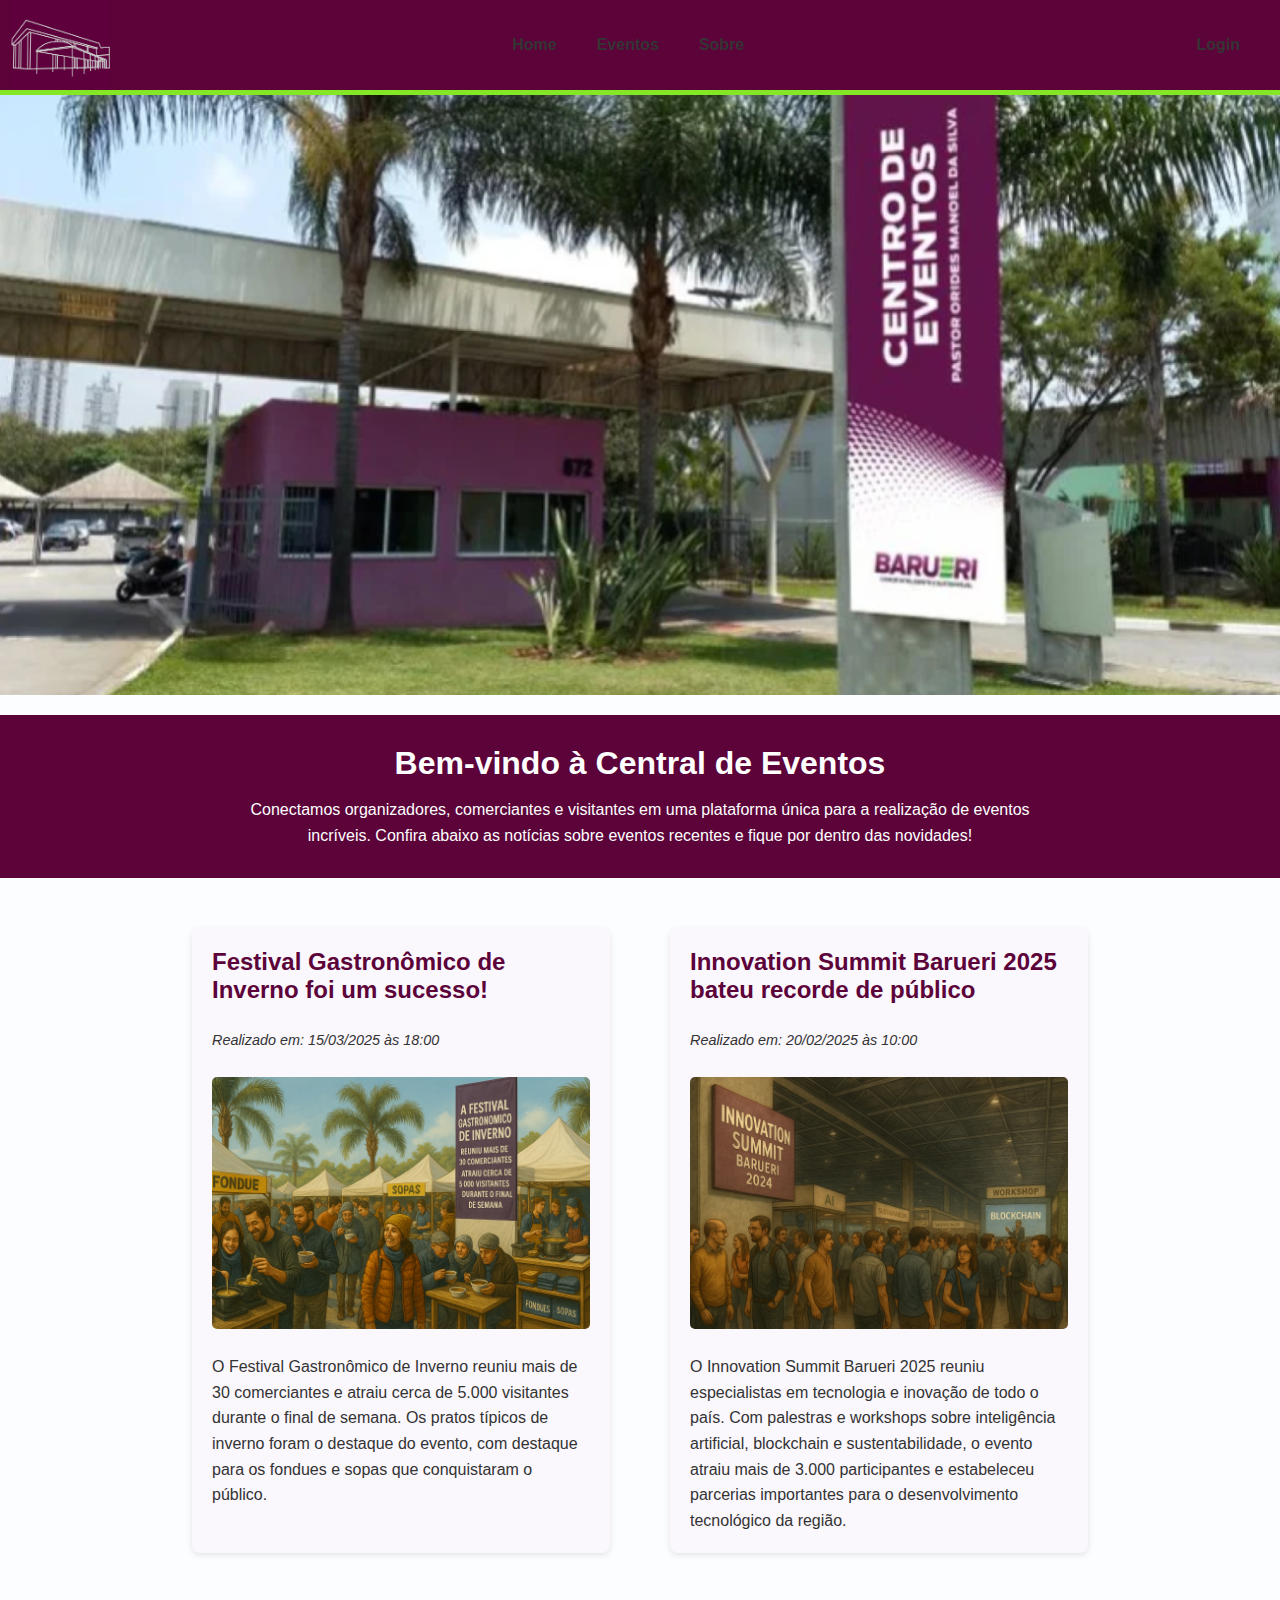
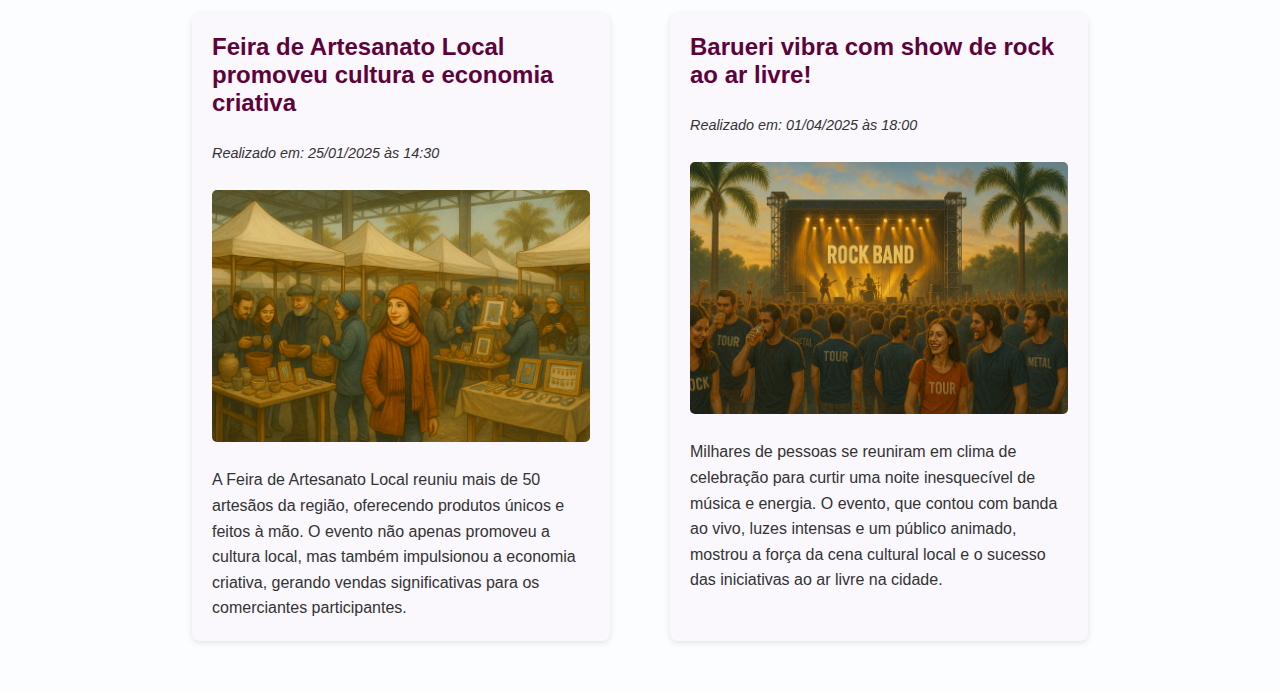
<file: index.html>
<!DOCTYPE html>
<html>
    <head>
        <meta charset="UTF-8">
        <meta name="viewport" content="width=device-width, initial-scale=1.0">
        <link rel="stylesheet" href="./css/global.css">
        <link rel="icon" type="image/x-icon" href="./public/logo.png">
        <script src="./scripts/utils.js"></script>
        <script src="./scripts/slider.js"></script>
        <script src="./scripts/navbar.js"></script>
        <script src="./pages/home/home.js"></script>
        <title>Central de Eventos</title>
        <style>
            
        </style>
    </head>
    <body>
        <div id="navbar"></div>
        <div id="slider"></div>
        
        <div class="welcome-section">
            <h1>Bem-vindo à Central de Eventos</h1>
            <p>Conectamos organizadores, comerciantes e visitantes em uma plataforma única para a realização de eventos incríveis. Confira abaixo as notícias sobre eventos recentes e fique por dentro das novidades!</p>
        </div>
        
        <div id="news-container">
            <!-- Notícias de eventos passados serão carregadas aqui pelo JavaScript -->
        </div>
    </body>
</html>
</file>
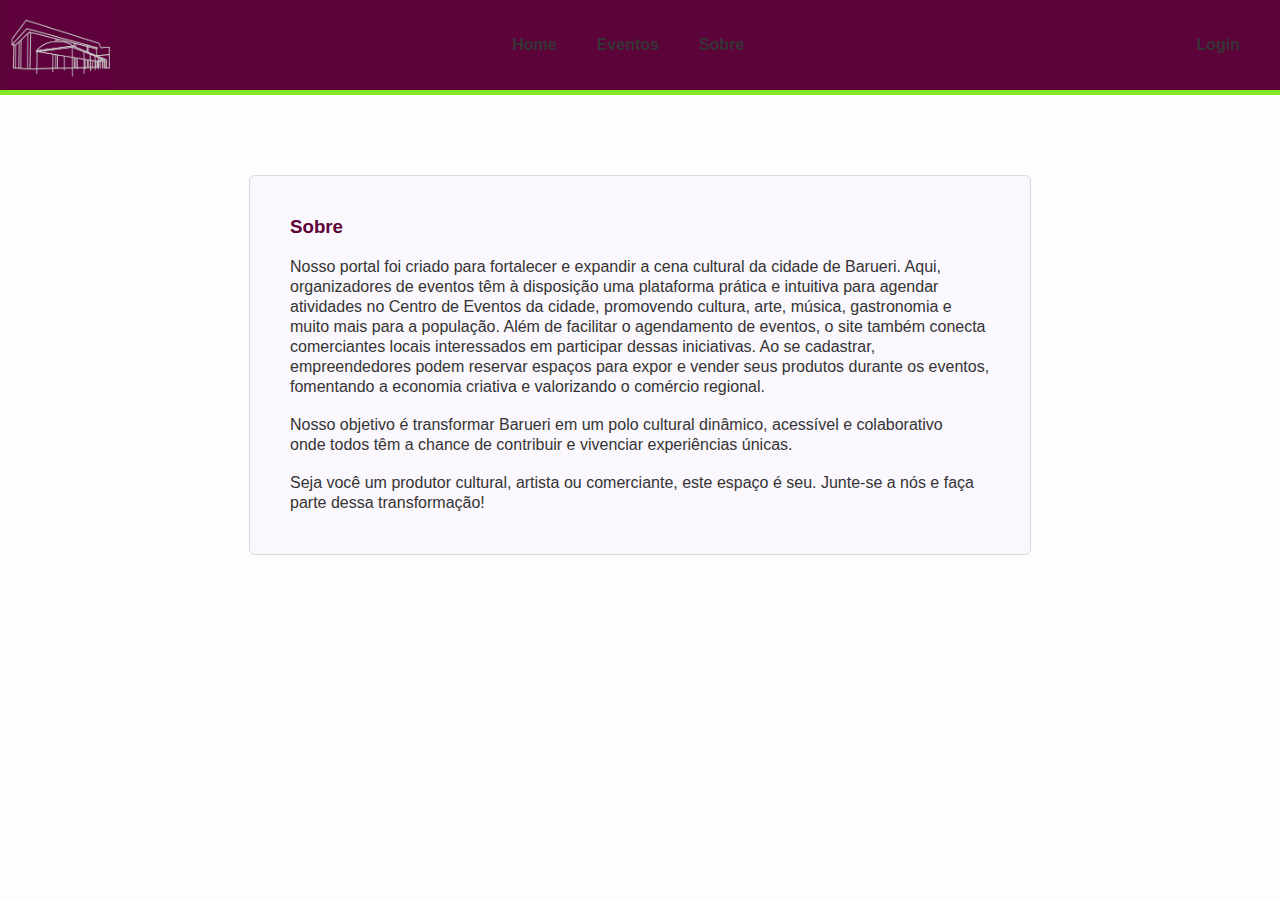
<file: pages/about/about.html>
<!DOCTYPE html>
<html>
    <head>
        <meta charset="UTF-8">
        <meta name="viewport" content="width=device-width, initial-scale=1.0">
        <link rel="stylesheet" href="../../css/global.css">
        <link rel="stylesheet" href="./about.css">
        <link rel="icon" type="image/x-icon" href="../../public/logo.png">
        <script src="../../scripts/utils.js"></script>
        <script src="../../scripts/navbar.js"></script>
        <title>Próximos Eventos - Central de Eventos</title>
    </head>
    <body>
        <div id="navbar"></div>        
        <div id="about">
            <h3>Sobre</h3>
            <div>
                <p>Nosso portal foi criado para fortalecer e expandir a cena cultural da cidade de Barueri. Aqui,</p>
                <p>organizadores de eventos têm à disposição uma plataforma prática e intuitiva para agendar</p>
                <p>atividades no Centro de Eventos da cidade, promovendo cultura, arte, música, gastronomia e</p>
                <p>muito mais para a população. Além de facilitar o agendamento de eventos, o site também conecta</p>
                <p>comerciantes locais interessados em participar dessas iniciativas. Ao se cadastrar, </p>
                <p>empreendedores podem reservar espaços para expor e vender seus produtos durante os eventos, </p>
                <p>fomentando a economia criativa e valorizando o comércio regional. </p><br>
                <p>Nosso objetivo é transformar Barueri em um polo cultural dinâmico, acessível e colaborativo </p>
                <p>onde todos têm a chance de contribuir e vivenciar experiências únicas. </p><br>
                <p>Seja você um produtor cultural, artista ou comerciante, este espaço é seu. Junte-se a nós e faça</p>
                <p>parte dessa transformação!</p>
            </div>
            
        </div>
    </body>
</html>
</file>
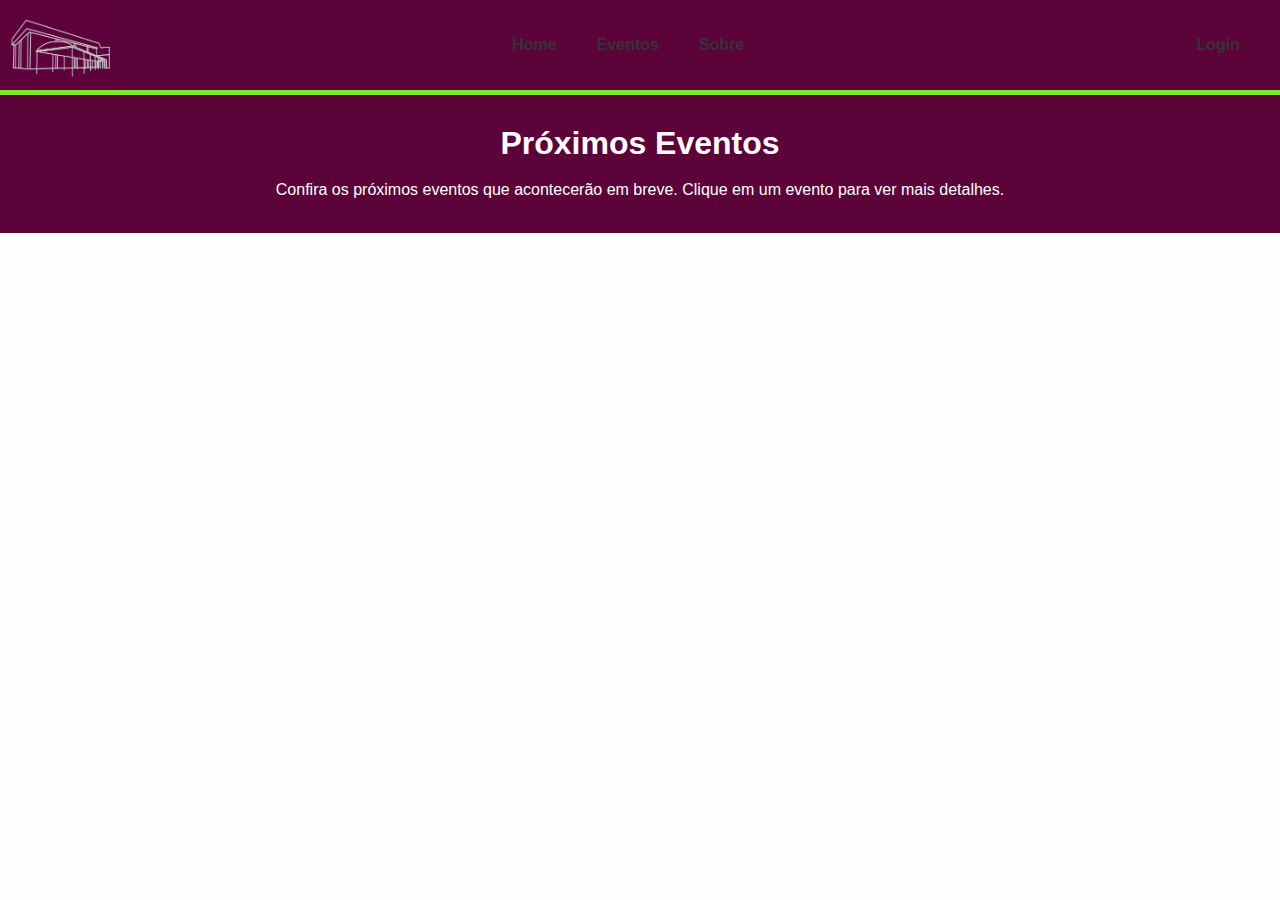
<file: pages/events/events.html>
<!DOCTYPE html>
<html>
    <head>
        <meta charset="UTF-8">
        <meta name="viewport" content="width=device-width, initial-scale=1.0">
        <link rel="stylesheet" href="../../css/global.css">
        <link rel="stylesheet" href="./events.css">
        <link rel="icon" type="image/x-icon" href="../../public/logo.png">
        <script src="../../scripts/utils.js"></script>
        <script src="../../scripts/requests.js"></script>
        <script src="../../scripts/navbar.js"></script>
        <script src="./events.js"></script>
        <title>Próximos Eventos - Central de Eventos</title>
    </head>
    <body>
        <div id="navbar"></div>
        
        <div id="events-header">
            <h1>Próximos Eventos</h1>
            <p>Confira os próximos eventos que acontecerão em breve. Clique em um evento para ver mais detalhes.</p>
        </div>
        
        <div id="events-container">
            <div id="loading">Carregando eventos...</div>
        </div>
        
        <div id="event-details-modal" class="modal">
            <div class="modal-content">
                <span class="close-button">&times;</span>
                <div id="event-details-content">
                </div>
            </div>
        </div>
    </body>
</html>
</file>
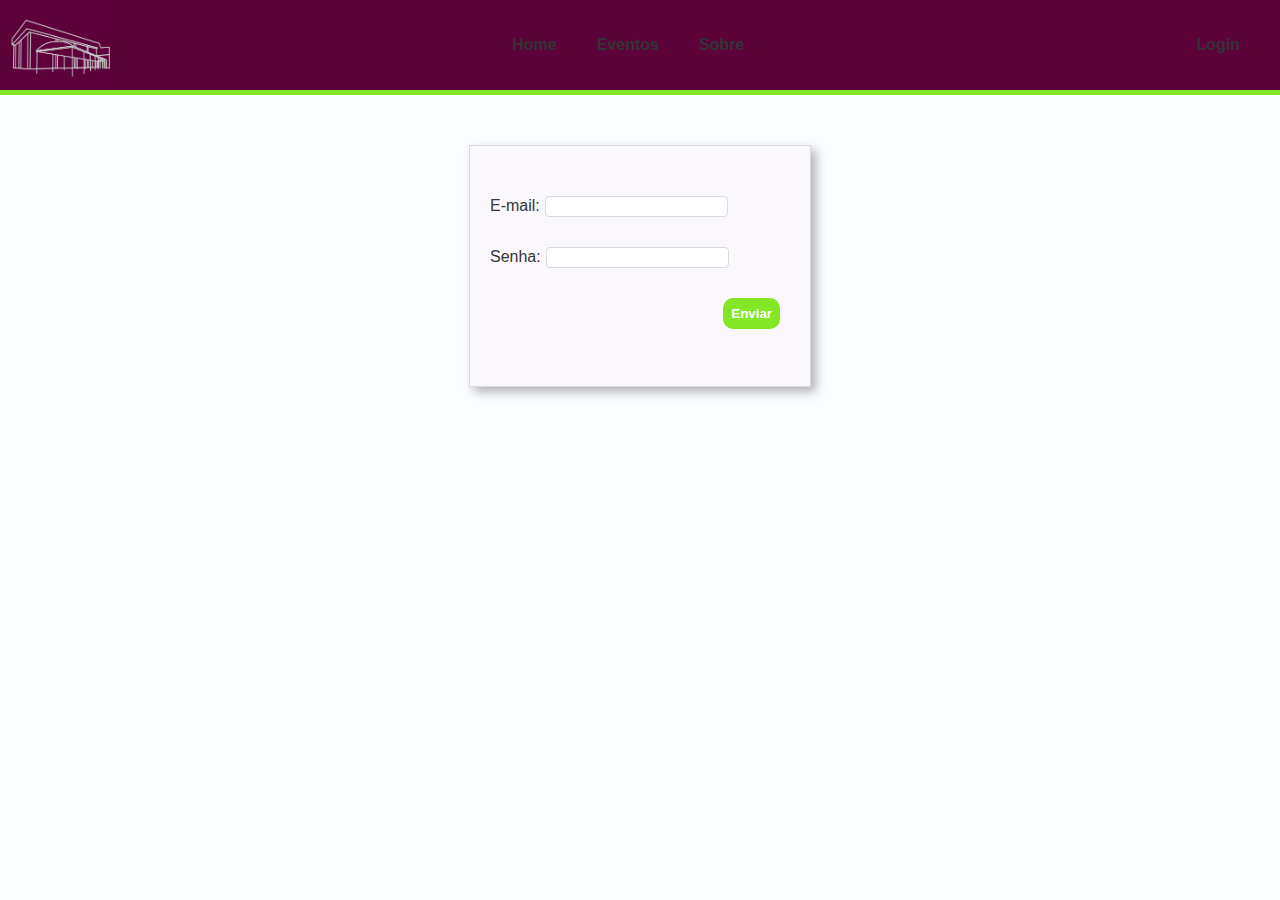
<file: pages/login/login.html>
<!DOCTYPE html>
<html>
    <head>
        <meta charser="UTF-8">
        <link rel="stylesheet" href="../../css/global.css">
        <link rel="icon" type="image/x-icon" href="../../public/logo.png">
        <link rel="stylesheet" href="./login.css">
        <script src="../../scripts/utils.js"></script>
        <script src="../../scripts/requests.js"></script>
        <script src="./login.js"></script>
        <script src="../../scripts/navbar.js"></script>
        <title>Central de Eventos</title>
    </head>
    <body>
        <div>
            <div id="navbar"></div>
            <form id="login_form"></form>
        </div>
    </body>
</html>
</file>
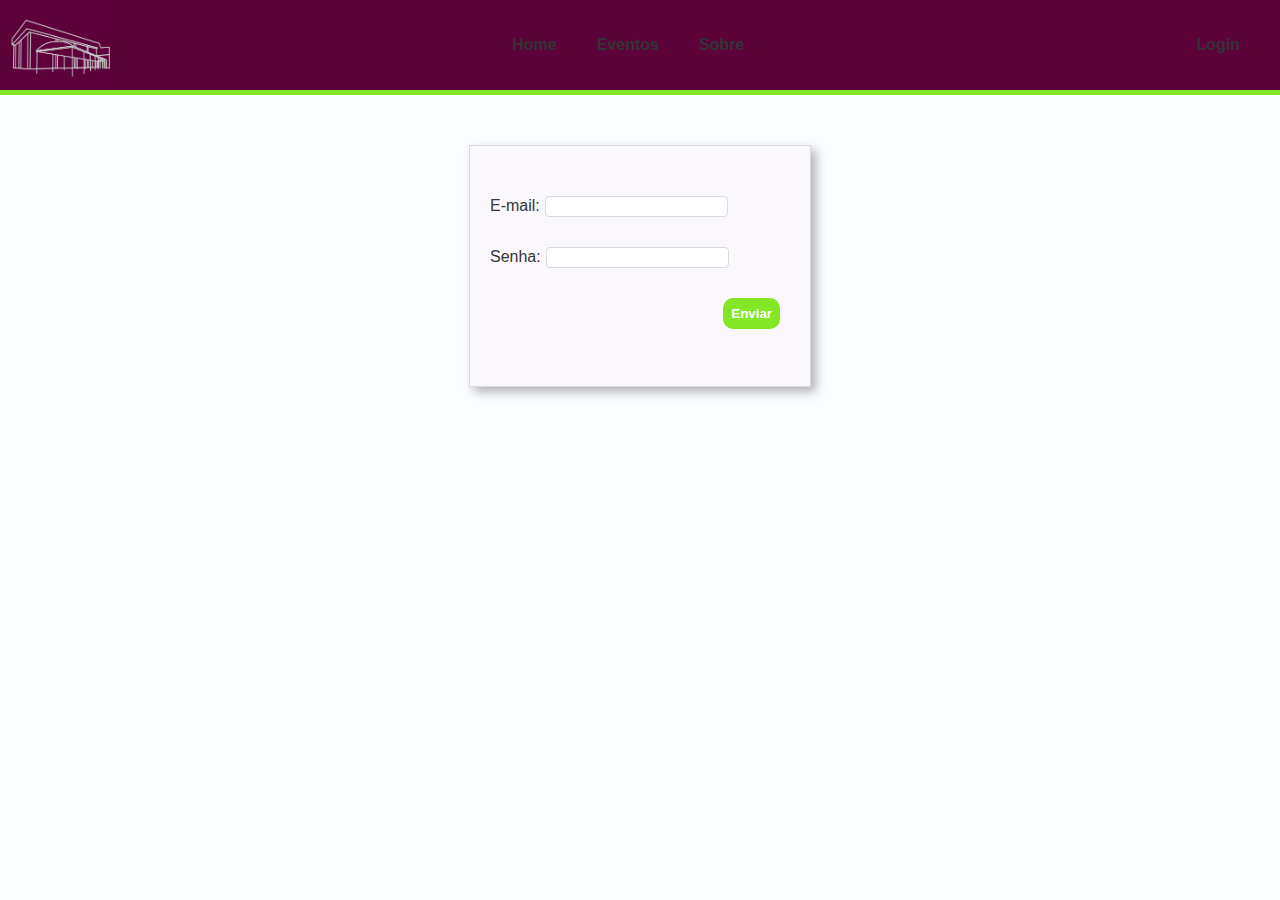
<file: pages/myEvents/myEvents.html>
﻿<!DOCTYPE html>
<html>
    <head>
        <meta charset="UTF-8">
        <link rel="stylesheet" href="../../css/global.css">
        <link rel="stylesheet" href="./myEvents.css">
        <link rel="icon" type="image/x-icon" href="../../public/logo.png">
        <script src="../../scripts/utils.js"></script>
        <script src="../../scripts/requests.js"></script>
        <script src="../../scripts/navbar.js"></script>
        <script src="../../scripts/leftbar.js"></script>
        <script src="./myEvents.js"></script>
        <title>Central de Eventos</title>
    </head>
    <body>
        <div id="navbar"></div>
        <div id="logged_in_layout">
            <div id="leftbar"></div>
            <div id="main_container">
                <h3>Meus Eventos</h3>
                <div>
                    <div id="loading">Carregando seus eventos...</div>
                </div>
            </div>
    </body>
</html>
</file>
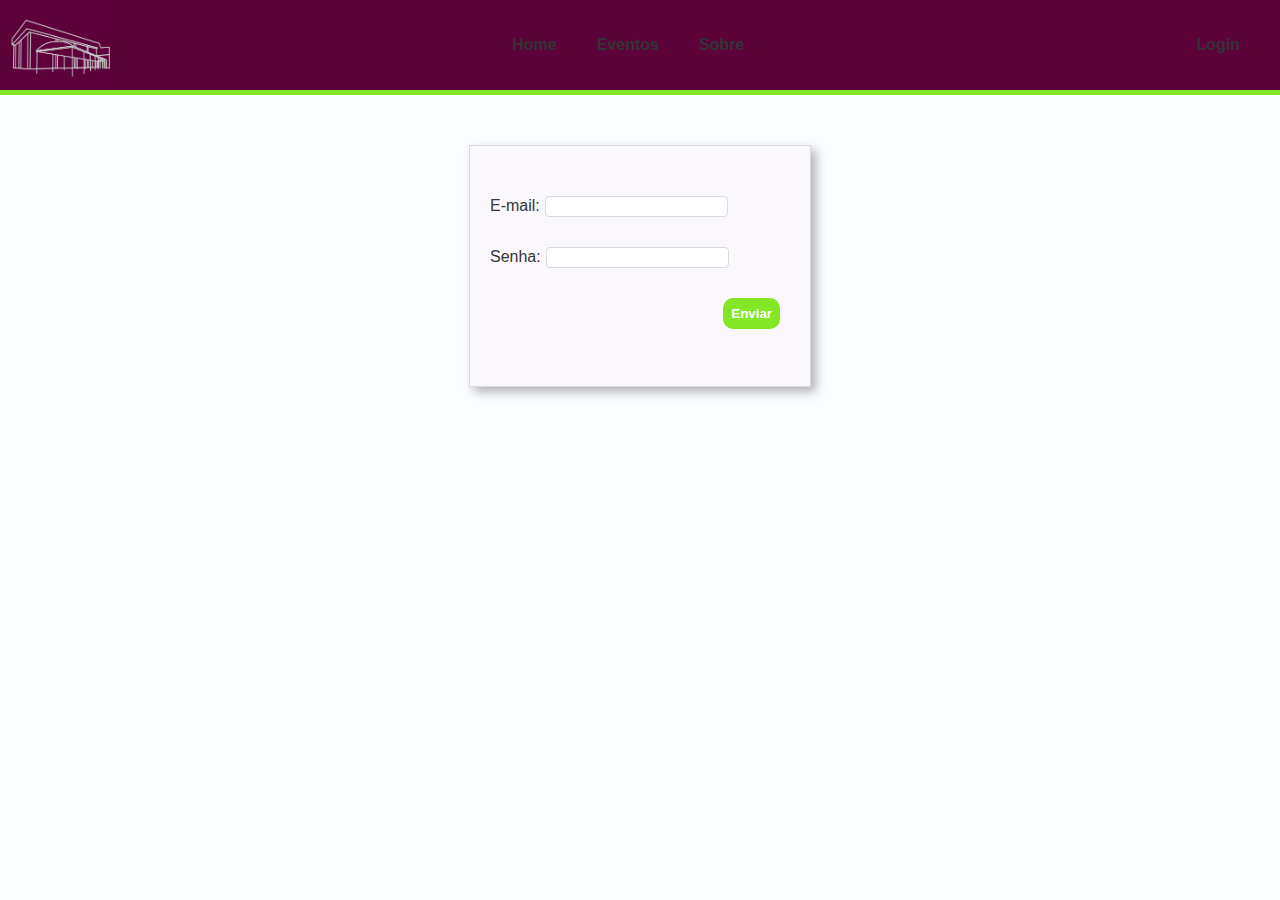
<file: pages/myParticipations/myParticipations.html>
<!DOCTYPE html>
<html>
    <head>
        <meta charset="UTF-8">
        <meta name="viewport" content="width=device-width, initial-scale=1.0">
        <link rel="stylesheet" href="../../css/global.css">
        <link rel="stylesheet" href="./myParticipations.css">
        <link rel="icon" type="image/x-icon" href="../../public/logo.png">
        <script src="../../scripts/utils.js"></script>
        <script src="../../scripts/navbar.js"></script>
        <script src="../../scripts/leftbar.js"></script>
        <script src="../../scripts/requests.js"></script>
        <script src="./myParticipations.js"></script>
        <title>Meus Eventos - Central de Eventos</title>
    </head>
    <body>
        <div id="navbar"></div>
        <div id="logged_in_layout">
            <div id="leftbar"></div>
            <div id="main_container">
                <h3>Eventos que estou participando</h3>
                <div id="participations-container">
                    <div id="loading">Carregando seus eventos...</div>
                </div>
            </div>
        </div>
    </body>
</html>
</file>
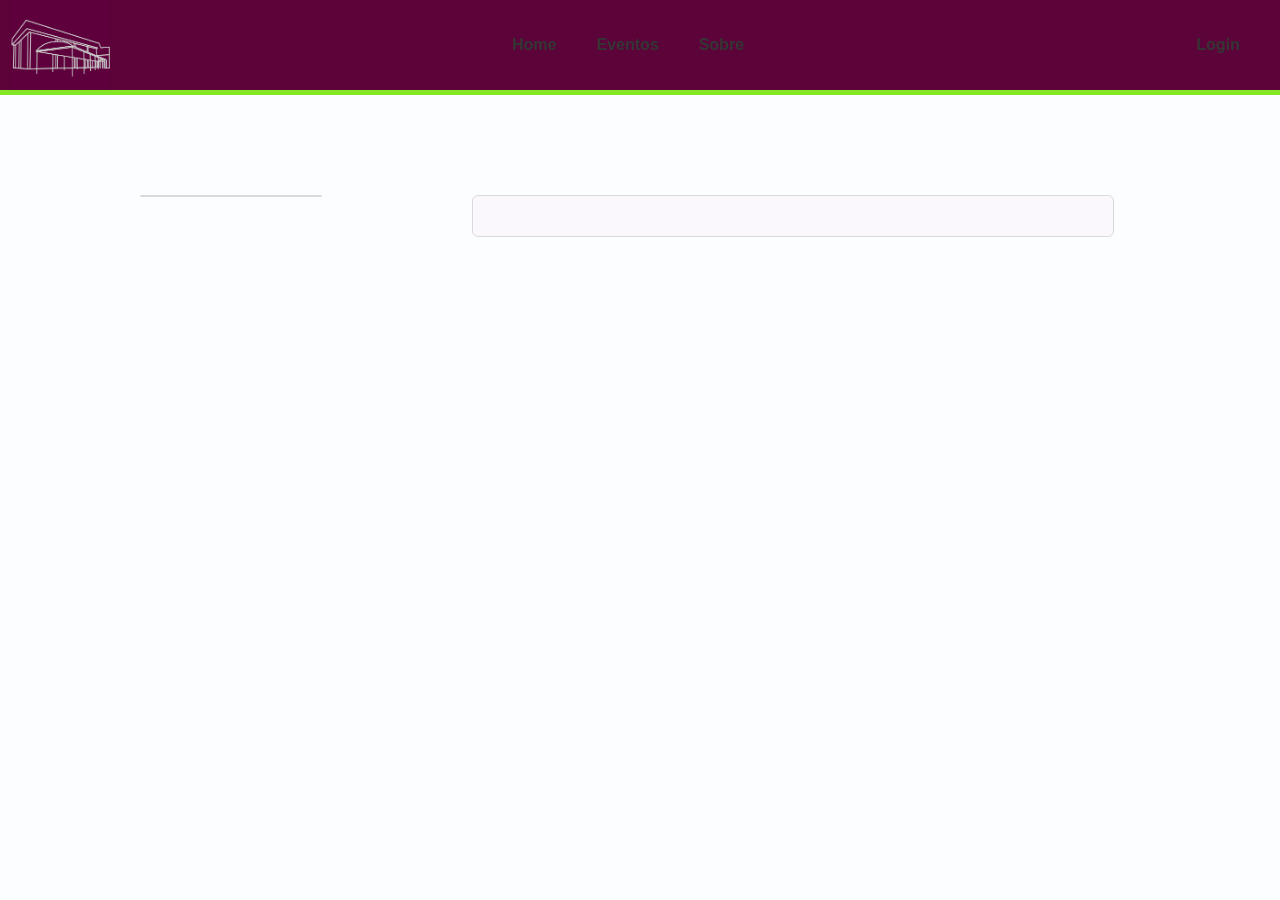
<file: pages/scheduleEvent/scheduleEvent.html>
﻿<!DOCTYPE html>
<html>
    <head>
        <meta charset="UTF-8">
        <link rel="stylesheet" href="../../css/global.css">
        <link rel="stylesheet" href="./scheduleEvent.css">
        <link rel="icon" type="image/x-icon" href="../../public/logo.png">
        <script src="../../scripts/utils.js"></script>
        <script src="../../scripts/requests.js"></script>
        <script src="../../scripts/navbar.js"></script>
        <script src="../../scripts/leftbar.js"></script>
        <script src="./scheduleEvent.js"></script>
        <title>Central de Eventos</title>
    </head>
    <body>
        <div id="navbar"></div>
        <div id="logged_in_layout">
            <div id="leftbar"></div>
            <div id="main_container"></div>
        </div>
    </body>
</html>
</file>
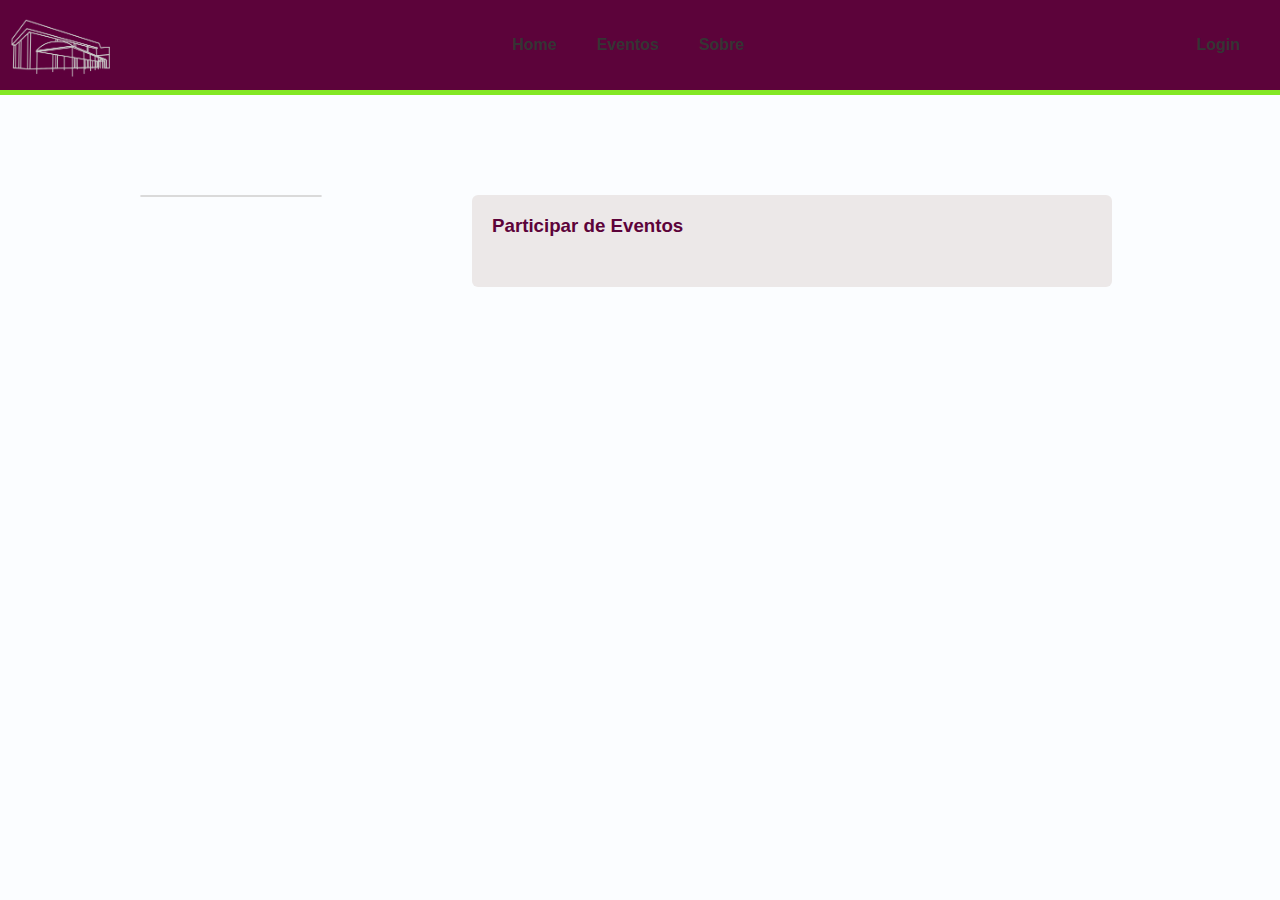
<file: pages/sell/sell.html>
<!DOCTYPE html>
<html>
    <head>
        <meta charser="UTF-8">
        <link rel="stylesheet" href="../../css/global.css">
        <link rel="stylesheet" href="./sell.css">
        <link rel="icon" type="image/x-icon" href="../../public/logo.png">
        <script src="../../scripts/utils.js"></script>
        <script src="../../scripts/requests.js"></script>
        <script src="../../scripts/navbar.js"></script>
        <script src="../../scripts/leftbar.js"></script>
        <script src="./sell.js"></script>
        <title>Central de Eventos</title>
    </head>
    <body>
        <div id="navbar"></div>
        <div id="logged_in_layout">
            <div id="leftbar"></div>
            <div id="main_container"></div>
        </div>
    </body>
</html>
</file>
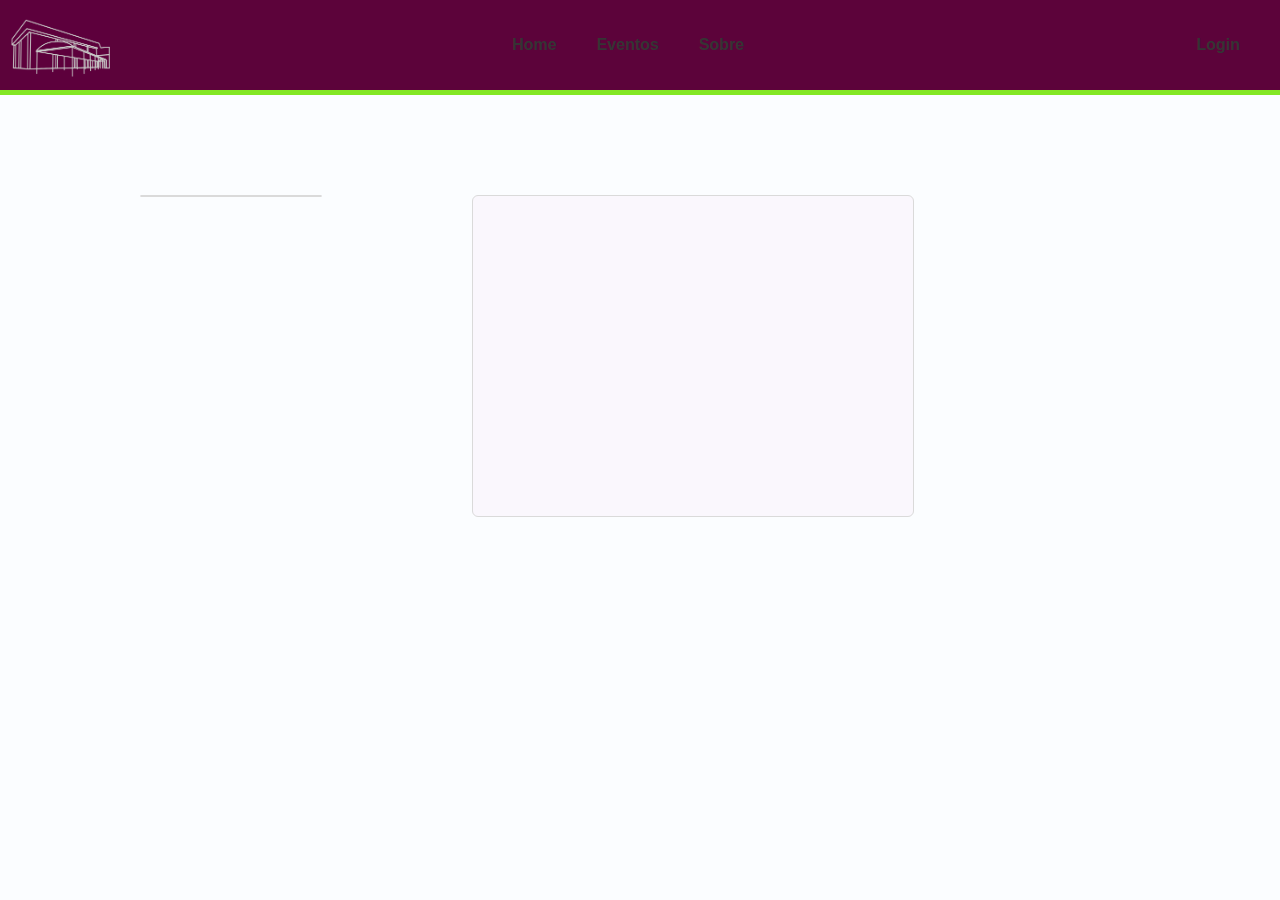
<file: pages/user/user.html>
<!DOCTYPE html>
<html>
    <head>
        <meta charser="UTF-8">
        <link rel="stylesheet" href="../../css/global.css">
        <link rel="icon" type="image/x-icon" href="../../public/logo.png">
        <link rel="stylesheet" href="./user.css">
        <script src="../../scripts/utils.js"></script>
        <script src="../../scripts/requests.js"></script>
        <script src="./user.js"></script>
        <script src="../../scripts/navbar.js"></script>
        <script src="../../scripts/leftbar.js"></script>
        <title>Central de Eventos</title>
    </head>
    <body>
          <div id="navbar"></div>
          <div id="logged_in_layout">
              <div id="leftbar"></div>
              <form id="user_form"></form>
          </div>
    </body>
</html>
</file>
<file: css/global.css>
*{
    margin: 0;
    padding: 0;
    font-family: Arial, Helvetica, sans-serif;
}
body {
    background-color: rgb(251, 253, 255);
}
#news-container {
    width: 70%;
    margin: 50px auto;
    display: grid;
    grid-template-columns: repeat(2, 1fr);
    gap: 60px;
}

.news-item {
    background-color: rgb(250, 247, 253);
    border-radius: 8px;
    padding: 20px;
    box-shadow: 0 2px 6px rgba(0,0,0,0.1);
    display: flex;
    flex-direction: column;
    gap: 15px;
}

.news-item h2 {
    color: rgb(92, 3, 58);
    margin-bottom: 10px;
}

.news-item p {
    line-height: 1.6;
    color: #333;
}

.news-item img {
    max-width: 100%;
    border-radius: 5px;
    margin: 10px 0;
}

.news-date {
    color: #666;
    font-size: 0.9em;
    font-style: italic;
}

.welcome-section {
    background-color: rgb(92, 3, 58);
    color: white;
    padding: 30px;
    text-align: center;
    margin-top: 20px;
}

.welcome-section h1 {
    color: white;
    margin-bottom: 15px;
}

.welcome-section p {
    color: white;
    max-width: 800px;
    margin: 0 auto;
    line-height: 1.6;
}
#navbar{
    background-color: rgb(92, 3, 58);
    color: aliceblue;
    font-weight: bold;
    display: flex;
    justify-content:space-between;;
    height: 90px;
    border-bottom:solid 5px rgb(131, 231, 37);
}

#navbar img {
    width: 100px;
    margin-left: 10px;
    margin-right: -10px;
}

#navbar div {
    padding-right: 20px;
    display: flex;
    align-items: center;
}

#navbar a{
    align-items: center;
    padding: 20px;
}

#navbar a:hover{
    color: rgb(131, 231, 37);
    cursor: pointer;
}
#slider {
    background-color: rgb(224, 224, 224);
    height: 600px;
    display: flex;
    justify-content: center;
    align-items: center;
    background-color:  #000000;
    background-size: 500px 800px;
    background-position: bottom;
}
#slider .slide {
    height: 100%;
}
#slider .active{
    display: block;
}
#slider input[type=button] {
    height: 20px;
    width: 20px;
    border-radius: 90px;
    margin:10px;
    border: none;
    background-color: rgb(131, 231, 37);
    cursor: pointer;
}
#slider input[type=button]:hover {
    background-color: rgb(92, 3, 58);
}
#slider img {
    width: 100%;
    align-items: center;
    display: none;
}

#logged_in_layout {
    display: flex;
    justify-content: flex-start;
    align-items:start;
    width: 1000px;
    margin: 100px auto;
}

#leftbar {
    background-color: rgb(250, 247, 253);
    border-radius: 6px;
    width: 180px;
    margin-right: 150px;
    border: 1px solid rgb(218, 218, 218);

}
#leftbar a {
    display: block;
    padding: 5px;
    padding-left: 10px;
    padding-top: 20px;
    padding-bottom: 15px;
    cursor: pointer;
    font-weight: bolder;
    border-radius: 6px;
    border-bottom: 1px solid rgb(218, 218, 218);
    font-size: 15px;
    color: rgb(53, 52, 52);
}
#leftbar a:hover {
    background-color: rgb(237, 236, 238);
}

#main_container {
    width: 600px;    
}
#main_container  div {
    padding-top: 30px;
}
#main_container  label {
    margin-right: 5px;
}

.button_red {
    background-color: rgb(231, 43, 37);
    border: none;
    border-radius: 10px;
    padding: 8px;
    color: white;
    font-weight: bolder;
}
.button_red:hover {
    background-color: rgb(218, 18, 11);
}

button {
    background-color: rgb(131, 231, 37);
    border: none;
    border-radius: 10px;
    padding: 8px;
    color: white;
    font-weight: bolder;
}

button:hover {
    background-color: rgb(161, 236, 90);
}

input[type="text"], input[type="password"] {
    border-radius: 4px;
    border: 1px solid rgb(218, 218, 218);
    padding: 2px;
}

a, p, label, h1, h2, h3, h4 {
    text-decoration: none;
    color: rgb(53, 52, 52);
}
a:visited {
    color: inherit;
    text-decoration: none;
}
h3 {
    color:rgb(92, 3, 58);
}
textarea {
    width: 500px;
    height: 300px;
    resize: none;
    border: 1px solid rgb(218, 218, 218);
    border-radius: 5px;
}
</file>
<file: pages/about/about.css>
#about {
    margin: 80px auto;
    width: 700px;
    background-color: rgb(250, 247, 253);
    border-radius: 6px;
    border: 1px solid rgb(218, 218, 218);
    padding: 40px;
}
#about h3 {
    margin-bottom: 20px;    
}
#about p {
    margin-bottom: 2px;
}
</file>
<file: pages/events/events.css>
#events-header {
    background-color: rgb(92, 3, 58);
    color: white;
    padding: 30px;
    text-align: center;
    margin-bottom: 30px;
}

#events-header h1 {
    color: white;
    margin-bottom: 15px;
}

#events-header p {
    color: white;
    max-width: 800px;
    margin: 0 auto;
    line-height: 1.6;
}

#events-container {
    width: 80%;
    margin: 0 auto 50px auto;
    display: flex;
    flex-direction: column;
    gap: 20px;
}

.event-card {
    background-color: white;
    border-radius: 8px;
    padding: 20px;
    box-shadow: 0 2px 5px rgba(0,0,0,0.1);
    display: flex;
    justify-content: space-between;
    align-items: center;
    cursor: pointer;
    transition: transform 0.2s, box-shadow 0.2s;
}

.event-card:hover {
    transform: translateY(-3px);
    box-shadow: 0 4px 8px rgba(0,0,0,0.15);
}

.event-info {
    flex: 1;
}

.event-info h2 {
    color: rgb(92, 3, 58);
    margin-bottom: 10px;
}

.event-date, .event-status {
    color: #666;
    margin: 5px 0;
}

.event-status.approved {
    color: rgb(131, 231, 37);
    font-weight: bold;
}

.event-action {
    background-color: rgb(131, 231, 37);
    color: white;
    border: none;
    border-radius: 5px;
    padding: 10px 15px;
    font-weight: bold;
    cursor: pointer;
}

.event-action:hover {
    background-color: rgb(161, 236, 90);
}

#loading {
    text-align: center;
    padding: 20px;
    color: #666;
}

/* Modal styles */
.modal {
    display: none;
    position: fixed;
    z-index: 1000;
    left: 0;
    top: 0;
    width: 100%;
    height: 100%;
    background-color: rgba(0,0,0,0.5);
}

.modal-content {
    background-color: white;
    margin: 10% auto;
    padding: 30px;
    border-radius: 8px;
    width: 70%;
    max-width: 800px;
    position: relative;
}

.close-button {
    position: absolute;
    top: 15px;
    right: 20px;
    font-size: 28px;
    font-weight: bold;
    color: #666;
    cursor: pointer;
}

.close-button:hover {
    color: #000;
}

#event-details-content {
    margin-top: 20px;
}

.event-detail-row {
    margin-bottom: 15px;
}

.event-detail-label {
    font-weight: bold;
    color: rgb(92, 3, 58);
}

.event-description {
    line-height: 1.6;
    margin: 20px 0;
    padding: 15px;
    background-color: #f9f9f9;
    border-radius: 5px;
}

@media (max-width: 768px) {
    #events-container {
        width: 90%;
    }
    
    .event-card {
        flex-direction: column;
        align-items: flex-start;
    }
    
    .event-action {
        margin-top: 15px;
        align-self: flex-end;
    }
    
    .modal-content {
        width: 90%;
        margin: 20% auto;
    }
}
</file>
<file: pages/login/login.css>
#login_form {
    background-color: rgb(250, 247, 253);
    width: 300px;
    height: 200px;
    margin:50px auto;
    padding: 20px;
    border: 1px solid rgb(218, 218, 218);
    box-shadow: 5px 5px 10px rgba(0, 0, 0, 0.3);
}
#login_form div {
    padding-top: 30px;
}
#login_form label {
    margin-right: 5px;
}

#login_button {
    text-align: right;
    margin-right: 10px;
}
</file>
<file: pages/myEvents/myEvents.css>
#my-events-container {
    margin-top: 20px;
    display: flex;
    flex-direction: column;
    gap: 15px;
}

.my-event-card {
    background-color: white;
    border-radius: 8px;
    padding: 20px;
    box-shadow: 0 2px 5px rgba(0,0,0,0.1);
    cursor: pointer;
    transition: transform 0.2s, box-shadow 0.2s;
    margin-top: 20px;
}

.my-event-card:hover {
    transform: translateY(-3px);
    box-shadow: 0 4px 8px rgba(0,0,0,0.15);
}

.my-event-card h4 {
    color: rgb(92, 3, 58);
}

.my-event-info {
    display: flex;
    flex-direction: column;
    gap: 5px;
}

.my-event-date, .my-event-type, .my-event-status {
    color: #666;
}

.my-event-status.approved {
    color: rgb(131, 231, 37);
    font-weight: bold;
}

#event-detail {
    background-color: white;
    border-radius: 8px;
    padding: 20px;
    box-shadow: 0 2px 5px rgba(0,0,0,0.1);
    margin-top: 0px;
    margin-bottom: 10px;
}

#event-detail h4 {
    color: rgb(92, 3, 58);
    margin-bottom: 15px;
}

.detail-row {
    margin-bottom: 10px;
}

.detail-label {
    font-weight: bold;
    color: rgb(92, 3, 58);
}

.event-description {
    line-height: 1.6;
    margin: 15px 0;
    padding: 15px;
    background-color: #f9f9f9;
    border-radius: 5px;
}

#detail-buttons {
    display: flex;
    gap: 10px;
    margin-top: 20px;
}

#loading {
    text-align: center;
    padding: 20px;
    color: #666;
}

.no-events-message {
    text-align: center;
    padding: 30px;
    color: #666;
    font-style: italic;
}

@media (max-width: 768px) {
    #logged_in_layout {
        flex-direction: column;
        width: 90%;
    }
    
    #leftbar {
        width: 100%;
        margin-right: 0;
        margin-bottom: 20px;
    }
    
    #main_container {
        width: 100%;
    }
}
</file>
<file: pages/myParticipations/myParticipations.css>
#participations-container {
    margin-top: 20px;
    display: flex;
    flex-direction: column;
    gap: 15px;
}

.participation-card {
    background-color: white;
    border-radius: 8px;
    padding: 20px;
    box-shadow: 0 2px 5px rgba(0,0,0,0.1);
    cursor: pointer;
    transition: transform 0.2s, box-shadow 0.2s;
}

.participation-card:hover {
    transform: translateY(-3px);
    box-shadow: 0 4px 8px rgba(0,0,0,0.15);
}

.participation-card h4 {
    color: rgb(92, 3, 58);
    margin-bottom: 10px;
}

.participation-info {
    display: flex;
    flex-direction: column;
    gap: 5px;
}

.participation-date, .participation-type, .participation-status {
    color: #666;
}

.participation-status.approved {
    color: rgb(131, 231, 37);
    font-weight: bold;
}

#event-detail {
    background-color: white;
    border-radius: 8px;
    padding: 20px;
    box-shadow: 0 2px 5px rgba(0,0,0,0.1);
    margin-top: 20px;
}

#event-detail h4 {
    color: rgb(92, 3, 58);
    margin-bottom: 15px;
}

.detail-row {
    margin-bottom: 10px;
}

.detail-label {
    font-weight: bold;
    color: rgb(92, 3, 58);
}

.event-description {
    line-height: 1.6;
    margin: 15px 0;
    padding: 15px;
    background-color: #f9f9f9;
    border-radius: 5px;
}

#detail-buttons {
    display: flex;
    gap: 10px;
    margin-top: 20px;
}

#loading {
    text-align: center;
    padding: 20px;
    color: #666;
}

.no-events-message {
    text-align: center;
    padding: 30px;
    color: #666;
    font-style: italic;
}

@media (max-width: 768px) {
    #logged_in_layout {
        flex-direction: column;
        width: 90%;
    }
    
    #leftbar {
        width: 100%;
        margin-right: 0;
        margin-bottom: 20px;
    }
    
    #main_container {
        width: 100%;
    }
}
</file>
<file: pages/scheduleEvent/scheduleEvent.css>
﻿#schedule_event_text {
    display: flex;
    align-items: first baseline;
}
#schedule_event_button_div {
    display: flex;
    justify-content:flex-end;
}


#main_container {
    background-color: rgb(250, 247, 253);
    padding: 20px;
    border-radius: 6px;
    border: 1px solid rgb(218, 218, 218);
}

#container div:has(> label) {
    border-bottom: 1px solid rgb(218, 218, 218);
    padding-bottom: 15px;
}
select {
    margin-right: 15px;
    background-color: rgb(255, 255, 255);
    border: 1px solid rgb(218, 218, 218);
    border-radius: 5px;
    padding: 2px;
}

input[type=text] {
    width: 400px;
    border: 1px solid rgb(218, 218, 218);
}
</file>
<file: pages/sell/sell.css>
#main_container{
    background-color: rgb(236, 232, 232);
    padding: 20px;
    border-radius: 6px;
}
#sell {
    margin-top: -30px;
}
#sell label {
    display: block;
    margin-bottom: 10px;
    font-weight: bold;
    font-size: 14px;
}
#sell {
    margin-bottom: 10px;
}

#my_event_buttons {
    display: flex;
    justify-content: flex-start;
}
#my_event_buttons button{
    margin-right: 60px;
    margin-left: 10px;
}

.sell {
    border-bottom: 1px solid rgb(218, 218, 218);
    border-top: 1px solid rgb(218, 218, 218);
    margin-top: 0px;
    padding-top: 10px;
    padding-bottom: 10px;
    cursor: pointer;
    display: block;
}
.sell:hover {
    background-color: rgb(223, 223, 223);
}
.sell label {
    display: block;
    margin-bottom: 10px;
    font-weight: bold;
    font-size: 14px;
    margin-left: 5px;
    cursor: pointer;
}

.sell_participate_message {
    font-weight: bolder;
    color: rgb(120, 189, 29);
}

.sell_cancel_message {
    font-weight: bolder;
    color: rgb(184, 13, 13);
}
</file>
<file: pages/user/user.css>
#user_form {
    width: 400px;
    height: 250px;
    background-color: rgb(250, 247, 253);
    padding: 20px;
    border-radius: 6px;
    border: 1px solid rgb(218, 218, 218);
    padding-bottom: 50px;
}
#user_form div:has(> label) {
    padding-bottom: 15px;
    border-bottom: 1px solid rgb(218, 218, 218);
    padding-top: 30px;
}
#user_form label {
    margin-right: 5px;
}

#user_button {
    text-align: right;
    margin-right: 30px;
    margin-top: 20px;
}
</file>
